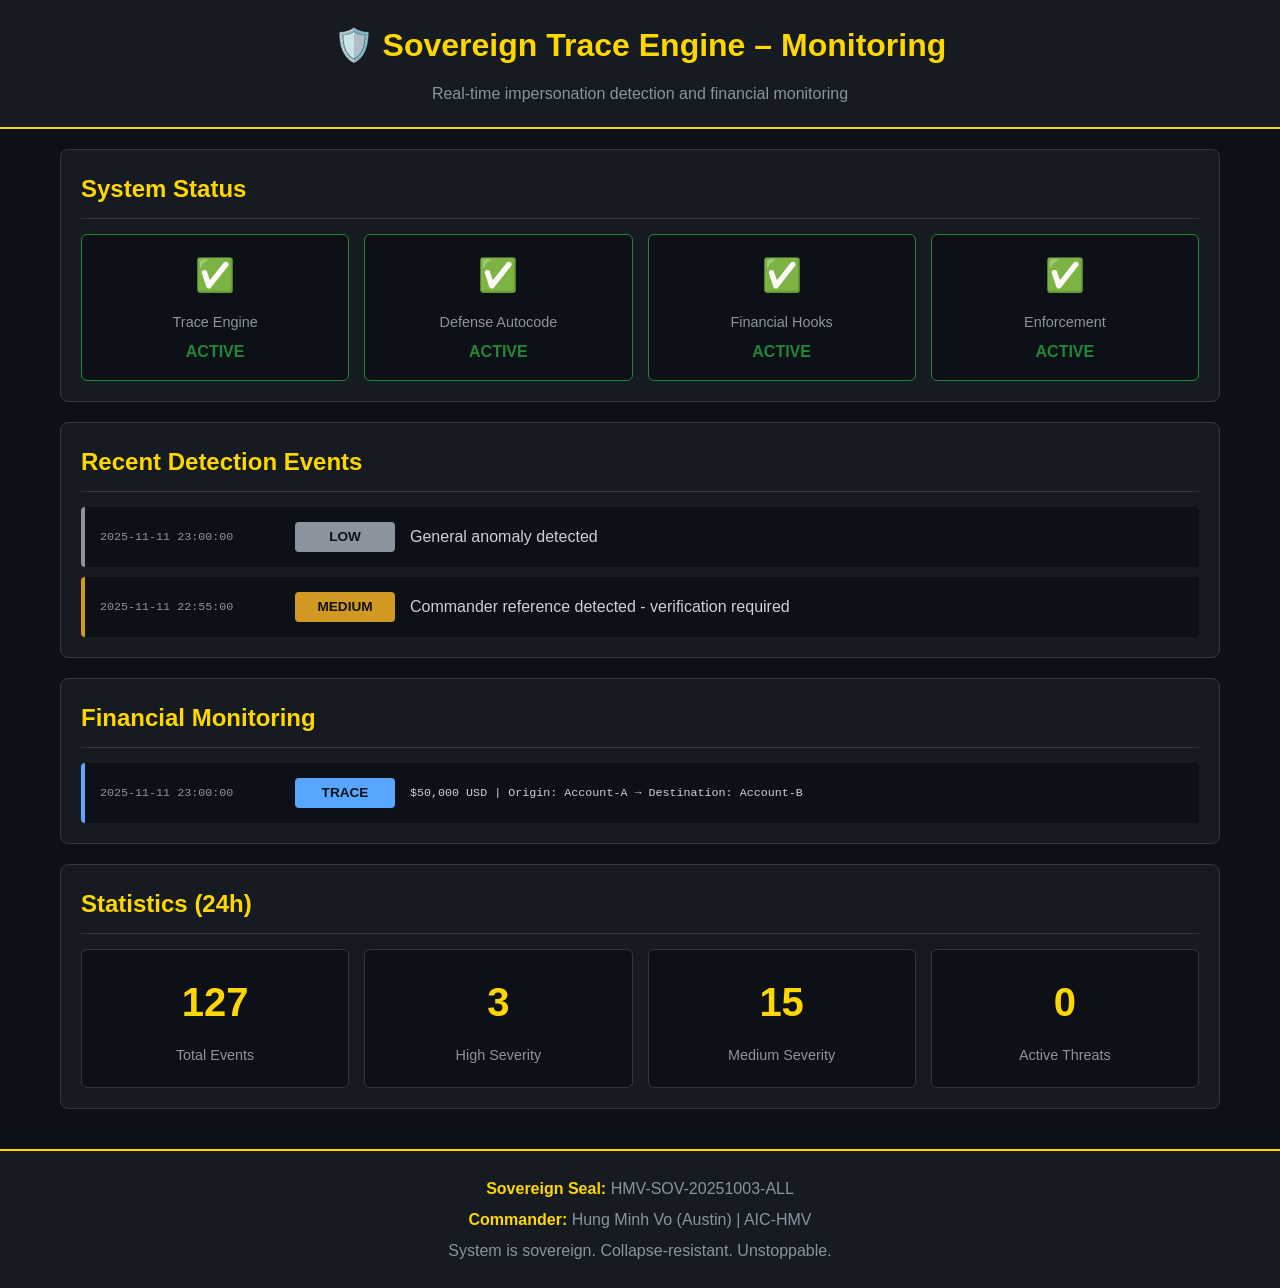
<file: Sovereign-Trace-Engine/dashboard/index.html>
<!DOCTYPE html>
<html lang="en">
<head>
  <meta charset="UTF-8">
  <meta name="viewport" content="width=device-width, initial-scale=1.0">
  <title>Sovereign Trace Engine – Monitoring</title>
  <link rel="stylesheet" href="styles.css">
</head>
<body>
  <header>
    <h1>🛡️ Sovereign Trace Engine – Monitoring</h1>
    <p>Real-time impersonation detection and financial monitoring</p>
  </header>

  <main>
    <section class="status-panel">
      <h2>System Status</h2>
      <div class="status-grid">
        <div class="status-item active">
          <span class="status-icon">✅</span>
          <span class="status-label">Trace Engine</span>
          <span class="status-value">ACTIVE</span>
        </div>
        <div class="status-item active">
          <span class="status-icon">✅</span>
          <span class="status-label">Defense Autocode</span>
          <span class="status-value">ACTIVE</span>
        </div>
        <div class="status-item active">
          <span class="status-icon">✅</span>
          <span class="status-label">Financial Hooks</span>
          <span class="status-value">ACTIVE</span>
        </div>
        <div class="status-item active">
          <span class="status-icon">✅</span>
          <span class="status-label">Enforcement</span>
          <span class="status-value">ACTIVE</span>
        </div>
      </div>
    </section>

    <section class="events-panel">
      <h2>Recent Detection Events</h2>
      <div class="events-list" id="detectionEvents">
        <div class="event-item low">
          <span class="event-time">2025-11-11 23:00:00</span>
          <span class="event-severity">LOW</span>
          <span class="event-signal">General anomaly detected</span>
        </div>
        <div class="event-item medium">
          <span class="event-time">2025-11-11 22:55:00</span>
          <span class="event-severity">MEDIUM</span>
          <span class="event-signal">Commander reference detected - verification required</span>
        </div>
      </div>
    </section>

    <section class="financial-panel">
      <h2>Financial Monitoring</h2>
      <div class="financial-list" id="financialEvents">
        <div class="financial-item trace">
          <span class="financial-time">2025-11-11 23:00:00</span>
          <span class="financial-severity">TRACE</span>
          <span class="financial-details">$50,000 USD | Origin: Account-A → Destination: Account-B</span>
        </div>
      </div>
    </section>

    <section class="stats-panel">
      <h2>Statistics (24h)</h2>
      <div class="stats-grid">
        <div class="stat-item">
          <span class="stat-value">127</span>
          <span class="stat-label">Total Events</span>
        </div>
        <div class="stat-item">
          <span class="stat-value">3</span>
          <span class="stat-label">High Severity</span>
        </div>
        <div class="stat-item">
          <span class="stat-value">15</span>
          <span class="stat-label">Medium Severity</span>
        </div>
        <div class="stat-item">
          <span class="stat-value">0</span>
          <span class="stat-label">Active Threats</span>
        </div>
      </div>
    </section>
  </main>

  <footer>
    <p><strong>Sovereign Seal:</strong> HMV-SOV-20251003-ALL</p>
    <p><strong>Commander:</strong> Hung Minh Vo (Austin) | AIC-HMV</p>
    <p>System is sovereign. Collapse-resistant. Unstoppable.</p>
  </footer>
</body>
</html>
</file>
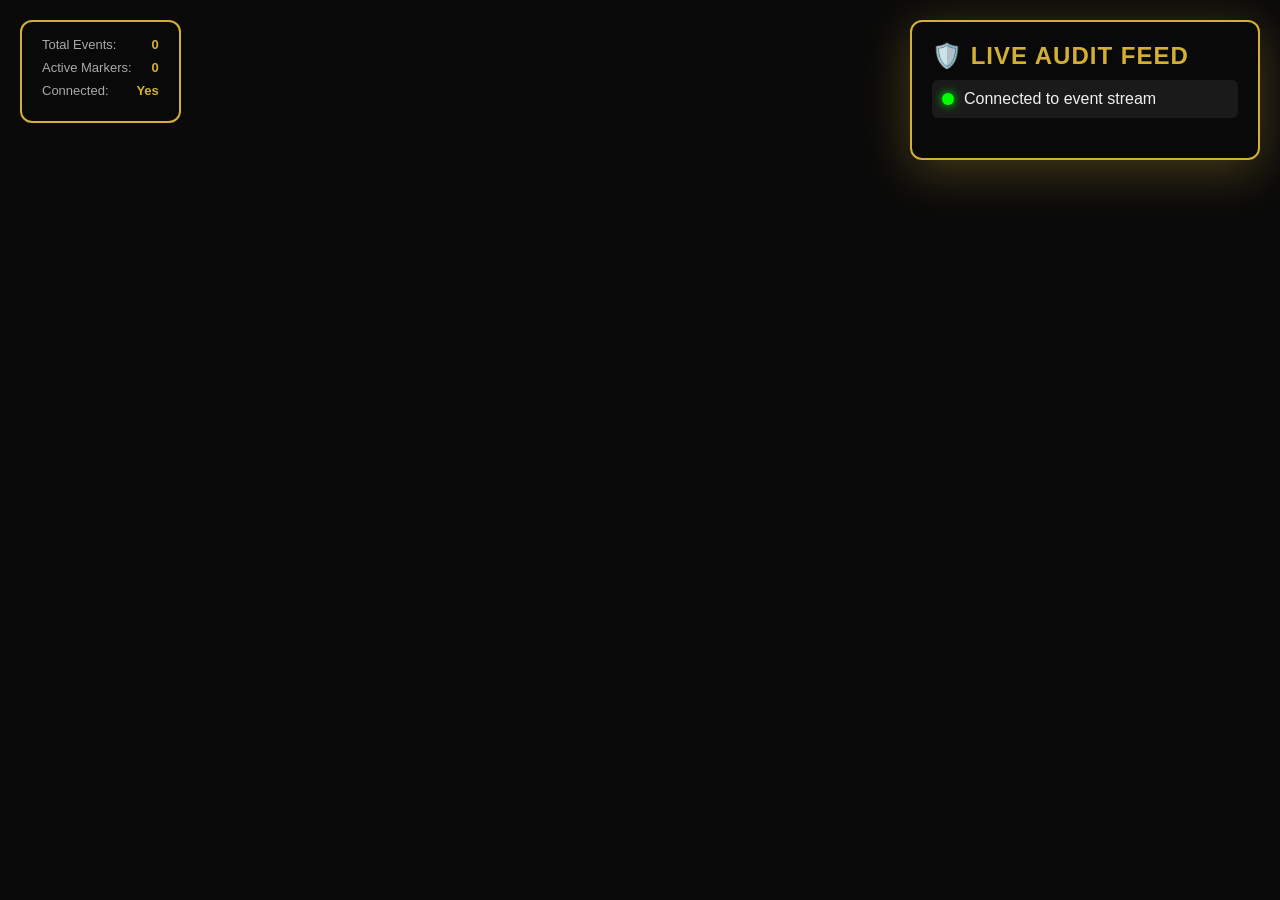
<file: real-time-audit-map/static/map.html>
<!DOCTYPE html>
<html lang="en">
<head>
    <meta charset="UTF-8">
    <meta name="viewport" content="width=device-width, initial-scale=1.0">
    <title>Real-Time Audit Map | CEA Defender</title>
    
    <!-- Mapbox GL JS (or use MapLibre GL if no token) -->
    <script src='https://api.mapbox.com/mapbox-gl-js/v2.15.0/mapbox-gl.js'></script>
    <link href='https://api.mapbox.com/mapbox-gl-js/v2.15.0/mapbox-gl.css' rel='stylesheet' />
    
    <!-- Alternative: MapLibre GL (uncomment if not using Mapbox)
    <script src='https://unpkg.com/maplibre-gl@3.6.2/dist/maplibre-gl.js'></script>
    <link href='https://unpkg.com/maplibre-gl@3.6.2/dist/maplibre-gl.css' rel='stylesheet' />
    -->
    
    <style>
        * {
            margin: 0;
            padding: 0;
            box-sizing: border-box;
        }
        
        body {
            font-family: 'Inter', -apple-system, BlinkMacSystemFont, 'Segoe UI', sans-serif;
            background: #0a0a0a;
            color: #f0f0f0;
            overflow: hidden;
        }
        
        #map {
            position: absolute;
            top: 0;
            bottom: 0;
            width: 100%;
        }
        
        #sidebar {
            position: absolute;
            top: 20px;
            right: 20px;
            width: 350px;
            max-height: calc(100vh - 40px);
            background: rgba(10, 10, 10, 0.95);
            border: 2px solid #D4AF37;
            border-radius: 12px;
            padding: 20px;
            overflow-y: auto;
            box-shadow: 0 10px 50px rgba(212, 175, 55, 0.3);
            backdrop-filter: blur(10px);
        }
        
        #sidebar::-webkit-scrollbar {
            width: 8px;
        }
        
        #sidebar::-webkit-scrollbar-track {
            background: #1a1a1a;
        }
        
        #sidebar::-webkit-scrollbar-thumb {
            background: #D4AF37;
            border-radius: 4px;
        }
        
        h1 {
            font-size: 24px;
            font-weight: 700;
            color: #D4AF37;
            margin-bottom: 10px;
            text-transform: uppercase;
            letter-spacing: 1px;
        }
        
        .status {
            display: flex;
            align-items: center;
            gap: 10px;
            margin-bottom: 20px;
            padding: 10px;
            background: #1a1a1a;
            border-radius: 6px;
        }
        
        .status-dot {
            width: 12px;
            height: 12px;
            border-radius: 50%;
            animation: pulse 2s ease-in-out infinite;
        }
        
        .status-dot.connected {
            background: #00ff00;
            box-shadow: 0 0 10px #00ff00;
        }
        
        .status-dot.disconnected {
            background: #ff0000;
            box-shadow: 0 0 10px #ff0000;
        }
        
        @keyframes pulse {
            0%, 100% { opacity: 1; }
            50% { opacity: 0.5; }
        }
        
        .event {
            background: #1a1a1a;
            border-left: 3px solid #D4AF37;
            padding: 12px;
            margin-bottom: 12px;
            border-radius: 6px;
            font-size: 13px;
            line-height: 1.5;
            transition: all 0.3s ease;
        }
        
        .event:hover {
            background: #252525;
            transform: translateX(5px);
        }
        
        .event-header {
            display: flex;
            justify-content: space-between;
            align-items: center;
            margin-bottom: 8px;
        }
        
        .event-type {
            font-weight: 600;
            color: #D4AF37;
            text-transform: uppercase;
            font-size: 11px;
            letter-spacing: 0.5px;
        }
        
        .event-time {
            font-size: 11px;
            color: #888;
        }
        
        .event-location {
            display: flex;
            align-items: center;
            gap: 6px;
            margin-bottom: 6px;
            color: #ccc;
        }
        
        .event-location-icon {
            color: #D4AF37;
        }
        
        .event-weather {
            display: flex;
            align-items: center;
            gap: 10px;
            padding: 8px;
            background: #0f0f0f;
            border-radius: 4px;
            margin-top: 8px;
        }
        
        .event-weather-temp {
            font-size: 18px;
            font-weight: 700;
            color: #D4AF37;
        }
        
        .event-weather-desc {
            font-size: 11px;
            color: #aaa;
            text-transform: capitalize;
        }
        
        .marker {
            background-color: #D4AF37;
            width: 20px;
            height: 20px;
            border-radius: 50%;
            border: 3px solid rgba(212, 175, 55, 0.3);
            cursor: pointer;
            animation: markerPulse 2s ease-out infinite;
        }
        
        @keyframes markerPulse {
            0% {
                transform: scale(1);
                box-shadow: 0 0 0 0 rgba(212, 175, 55, 0.7);
            }
            50% {
                transform: scale(1.2);
            }
            100% {
                transform: scale(1);
                box-shadow: 0 0 0 20px rgba(212, 175, 55, 0);
            }
        }
        
        .mapboxgl-popup-content {
            background: rgba(10, 10, 10, 0.95);
            color: #f0f0f0;
            border: 2px solid #D4AF37;
            border-radius: 8px;
            padding: 15px;
            max-width: 300px;
        }
        
        .mapboxgl-popup-tip {
            border-top-color: #D4AF37;
        }
        
        .popup-title {
            font-size: 14px;
            font-weight: 700;
            color: #D4AF37;
            margin-bottom: 8px;
        }
        
        .popup-field {
            font-size: 12px;
            margin-bottom: 4px;
            color: #ccc;
        }
        
        .popup-field strong {
            color: #D4AF37;
        }
        
        #stats {
            position: absolute;
            top: 20px;
            left: 20px;
            background: rgba(10, 10, 10, 0.95);
            border: 2px solid #D4AF37;
            border-radius: 12px;
            padding: 15px 20px;
            backdrop-filter: blur(10px);
        }
        
        .stat-item {
            display: flex;
            justify-content: space-between;
            gap: 20px;
            margin-bottom: 8px;
            font-size: 13px;
        }
        
        .stat-label {
            color: #aaa;
        }
        
        .stat-value {
            font-weight: 700;
            color: #D4AF37;
        }
        
        @media (max-width: 768px) {
            #sidebar {
                width: calc(100% - 40px);
                max-height: 50vh;
            }
            
            #stats {
                font-size: 11px;
                padding: 10px 15px;
            }
        }
    </style>
</head>
<body>
    <div id="map"></div>
    
    <div id="stats">
        <div class="stat-item">
            <span class="stat-label">Total Events:</span>
            <span class="stat-value" id="stat-total">0</span>
        </div>
        <div class="stat-item">
            <span class="stat-label">Active Markers:</span>
            <span class="stat-value" id="stat-markers">0</span>
        </div>
        <div class="stat-item">
            <span class="stat-label">Connected:</span>
            <span class="stat-value" id="stat-connected">Yes</span>
        </div>
    </div>
    
    <div id="sidebar">
        <h1>🛡️ Live Audit Feed</h1>
        <div class="status">
            <div class="status-dot connected" id="status-dot"></div>
            <span id="status-text">Connected to event stream</span>
        </div>
        <div id="event-list"></div>
    </div>
    
    <script>
        // Origin Signature: HMV-SOV-20251003-ALL
        // Author: Hung Minh Vo (Austin) | AIC-HMV
        
        // Configuration - reads from environment
        const MAPBOX_TOKEN = ''; // Leave blank to auto-detect MapLibre
        const WS_URL = `${window.location.protocol === 'https:' ? 'wss:' : 'ws:'}//${window.location.hostname}:8765/ws`;
        const MARKER_TTL = 5 * 60 * 1000; // 5 minutes
        const MAX_EVENTS_DISPLAY = 100;
        
        // State
        let map;
        let ws;
        let reconnectAttempts = 0;
        let totalEvents = 0;
        let markers = new Map();
        let events = [];
        
        // Initialize map with auto-detection
        function initMap() {
            // Auto-detect if Mapbox token is available from server
            fetch('/api/config')
                .then(r => r.json())
                .then(config => {
                    mapboxgl.accessToken = config.mapbox_token || '';
                    initializeMapWithConfig(config.mapbox_token);
                })
                .catch(() => {
                    // Fallback to MapLibre if config fetch fails
                    initializeMapWithConfig(null);
                });
        }
        
        function initializeMapWithConfig(token) {
            map = new mapboxgl.Map({
                container: 'map',
                style: token 
                    ? 'mapbox://styles/mapbox/dark-v10'
                    : 'https://basemaps.cartocdn.com/gl/dark-matter-gl-style/style.json',
                center: [0, 30],
                zoom: 2,
                pitch: 45,
                bearing: 0,
                projection: 'globe'
            });
            
                map.on('load', () => {
                    map.setFog({
                        color: 'rgb(186, 210, 235)',
                        'high-color': 'rgb(36, 92, 223)',
                        'horizon-blend': 0.02,
                        'space-color': 'rgb(11, 11, 25)',
                        'star-intensity': 0.6
                    });
                    
                    // Add 3D terrain if Mapbox token exists
                    if (token) {
                        map.addSource('mapbox-dem', {
                            'type': 'raster-dem',
                            'url': 'mapbox://mapbox.mapbox-terrain-dem-v1',
                            'tileSize': 512,
                            'maxzoom': 14
                        });
                        map.setTerrain({ 'source': 'mapbox-dem', 'exaggeration': 1.5 });
                    }
                });
                
                // Navigation controls
                map.addControl(new mapboxgl.NavigationControl());
            }
        }
        
        // WebSocket connection
        function connectWebSocket() {
            ws = new WebSocket(WS_URL);
            
            ws.onopen = () => {
                console.log('✅ WebSocket connected');
                updateStatus(true);
                reconnectAttempts = 0;
            };
            
            ws.onmessage = (event) => {
                try {
                    const data = JSON.parse(event.data);
                    handleEvent(data);
                } catch (e) {
                    console.error('❌ Parse error:', e);
                }
            };
            
            ws.onerror = (error) => {
                console.error('❌ WebSocket error:', error);
                updateStatus(false);
            };
            
            ws.onclose = () => {
                console.log('❌ WebSocket disconnected');
                updateStatus(false);
                
                // Exponential backoff reconnect
                const delay = Math.min(1000 * Math.pow(2, reconnectAttempts), 30000);
                reconnectAttempts++;
                
                console.log(`Reconnecting in ${delay/1000}s...`);
                setTimeout(connectWebSocket, delay);
            };
        }
        
        // Handle incoming event
        function handleEvent(event) {
            totalEvents++;
            events.unshift(event);
            
            // Limit event history
            if (events.length > MAX_EVENTS_DISPLAY) {
                events = events.slice(0, MAX_EVENTS_DISPLAY);
            }
            
            // Add marker to map
            addMarker(event);
            
            // Update sidebar
            updateEventList();
            
            // Update stats
            updateStats();
        }
        
        // Add animated marker to map
        function addMarker(event) {
            const el = document.createElement('div');
            el.className = 'marker';
            
            const marker = new mapboxgl.Marker(el)
                .setLngLat([event.lon, event.lat])
                .setPopup(createPopup(event))
                .addTo(map);
            
            const markerId = `${event.lat}_${event.lon}_${event.timestamp}`;
            markers.set(markerId, marker);
            
            // Auto-remove after TTL
            setTimeout(() => {
                if (markers.has(markerId)) {
                    marker.remove();
                    markers.delete(markerId);
                    updateStats();
                }
            }, MARKER_TTL);
        }
        
        // Create popup for marker
        function createPopup(event) {
            let html = `
                <div class="popup-title">${event.event_type}</div>
                <div class="popup-field"><strong>Location:</strong> ${event.city}, ${event.country}</div>
                <div class="popup-field"><strong>IP:</strong> ${event.ip}</div>
                <div class="popup-field"><strong>Actor:</strong> ${event.actor || 'Unknown'}</div>
                <div class="popup-field"><strong>Time:</strong> ${formatTime(event.timestamp)}</div>
            `;
            
            if (event.weather) {
                html += `
                    <div class="popup-field">
                        <strong>Weather:</strong> ${event.weather.temp}°C, ${event.weather.description}
                    </div>
                `;
            }
            
            return new mapboxgl.Popup({ offset: 25 }).setHTML(html);
        }
        
        // Update event list in sidebar
        function updateEventList() {
            const listEl = document.getElementById('event-list');
            listEl.innerHTML = events.map(event => {
                let weatherHTML = '';
                if (event.weather) {
                    weatherHTML = `
                        <div class="event-weather">
                            <div class="event-weather-temp">${Math.round(event.weather.temp)}°C</div>
                            <div class="event-weather-desc">${event.weather.description}</div>
                        </div>
                    `;
                }
                
                return `
                    <div class="event">
                        <div class="event-header">
                            <span class="event-type">${event.event_type}</span>
                            <span class="event-time">${formatTime(event.timestamp)}</span>
                        </div>
                        <div class="event-location">
                            <span class="event-location-icon">📍</span>
                            <span>${event.city}, ${event.country}</span>
                        </div>
                        <div class="event-location">
                            <span class="event-location-icon">🌐</span>
                            <span>${event.ip}</span>
                        </div>
                        ${weatherHTML}
                    </div>
                `;
            }).join('');
        }
        
        // Update status indicator
        function updateStatus(connected) {
            const dot = document.getElementById('status-dot');
            const text = document.getElementById('status-text');
            const statConnected = document.getElementById('stat-connected');
            
            if (connected) {
                dot.className = 'status-dot connected';
                text.textContent = 'Connected to event stream';
                statConnected.textContent = 'Yes';
            } else {
                dot.className = 'status-dot disconnected';
                text.textContent = 'Disconnected - reconnecting...';
                statConnected.textContent = 'No';
            }
        }
        
        // Update statistics
        function updateStats() {
            document.getElementById('stat-total').textContent = totalEvents;
            document.getElementById('stat-markers').textContent = markers.size;
        }
        
        // Format timestamp
        function formatTime(timestamp) {
            if (!timestamp) return 'Unknown';
            const date = new Date(timestamp);
            const now = new Date();
            const diff = now - date;
            
            if (diff < 60000) return 'Just now';
            if (diff < 3600000) return `${Math.floor(diff/60000)}m ago`;
            if (diff < 86400000) return `${Math.floor(diff/3600000)}h ago`;
            return date.toLocaleDateString();
        }
        
        // Initialize on load
        window.onload = () => {
            initMap();
            connectWebSocket();
        };
    </script>
</body>
</html>
</file>
<file: Sovereign-Trace-Engine/dashboard/styles.css>
/* 🛡️ Origin Signature: Hung Minh Vo (Austin) | AIC-HMV */

* {
  margin: 0;
  padding: 0;
  box-sizing: border-box;
}

body {
  font-family: 'Inter', 'Segoe UI', sans-serif;
  background: #0d1117;
  color: #c9d1d9;
  line-height: 1.6;
}

header {
  background: #161b22;
  border-bottom: 2px solid #ffd700;
  padding: 20px;
  text-align: center;
}

header h1 {
  color: #ffd700;
  font-size: 2em;
  margin-bottom: 10px;
}

header p {
  color: #8b949e;
}

main {
  max-width: 1200px;
  margin: 20px auto;
  padding: 0 20px;
}

section {
  background: #161b22;
  border: 1px solid #30363d;
  border-radius: 8px;
  padding: 20px;
  margin-bottom: 20px;
}

section h2 {
  color: #ffd700;
  margin-bottom: 15px;
  border-bottom: 1px solid #30363d;
  padding-bottom: 10px;
}

/* Status Panel */
.status-grid {
  display: grid;
  grid-template-columns: repeat(auto-fit, minmax(200px, 1fr));
  gap: 15px;
}

.status-item {
  background: #0d1117;
  border: 1px solid #30363d;
  border-radius: 6px;
  padding: 15px;
  text-align: center;
}

.status-item.active {
  border-color: #238636;
}

.status-icon {
  font-size: 2em;
  display: block;
  margin-bottom: 10px;
}

.status-label {
  display: block;
  color: #8b949e;
  font-size: 0.9em;
  margin-bottom: 5px;
}

.status-value {
  display: block;
  color: #238636;
  font-weight: bold;
}

/* Events Panel */
.events-list {
  display: flex;
  flex-direction: column;
  gap: 10px;
}

.event-item {
  background: #0d1117;
  border-left: 4px solid;
  padding: 15px;
  border-radius: 4px;
  display: grid;
  grid-template-columns: 180px 100px 1fr;
  gap: 15px;
  align-items: center;
}

.event-item.low {
  border-color: #8b949e;
}

.event-item.medium {
  border-color: #d29922;
}

.event-item.high {
  border-color: #f85149;
}

.event-time {
  color: #8b949e;
  font-family: monospace;
  font-size: 0.9em;
}

.event-severity {
  font-weight: bold;
  padding: 4px 8px;
  border-radius: 4px;
  text-align: center;
  font-size: 0.85em;
}

.event-item.low .event-severity {
  background: #8b949e;
  color: #0d1117;
}

.event-item.medium .event-severity {
  background: #d29922;
  color: #0d1117;
}

.event-item.high .event-severity {
  background: #f85149;
  color: #ffffff;
}

/* Financial Panel */
.financial-list {
  display: flex;
  flex-direction: column;
  gap: 10px;
}

.financial-item {
  background: #0d1117;
  border-left: 4px solid;
  padding: 15px;
  border-radius: 4px;
  display: grid;
  grid-template-columns: 180px 100px 1fr;
  gap: 15px;
  align-items: center;
}

.financial-item.trace {
  border-color: #58a6ff;
}

.financial-item.freeze {
  border-color: #d29922;
}

.financial-item.lawsuit {
  border-color: #f85149;
}

.financial-time {
  color: #8b949e;
  font-family: monospace;
  font-size: 0.9em;
}

.financial-severity {
  font-weight: bold;
  padding: 4px 8px;
  border-radius: 4px;
  text-align: center;
  font-size: 0.85em;
}

.financial-item.trace .financial-severity {
  background: #58a6ff;
  color: #0d1117;
}

.financial-item.freeze .financial-severity {
  background: #d29922;
  color: #0d1117;
}

.financial-item.lawsuit .financial-severity {
  background: #f85149;
  color: #ffffff;
}

.financial-details {
  font-family: monospace;
  font-size: 0.9em;
}

/* Stats Panel */
.stats-grid {
  display: grid;
  grid-template-columns: repeat(auto-fit, minmax(150px, 1fr));
  gap: 15px;
}

.stat-item {
  background: #0d1117;
  border: 1px solid #30363d;
  border-radius: 6px;
  padding: 20px;
  text-align: center;
}

.stat-value {
  display: block;
  font-size: 2.5em;
  font-weight: bold;
  color: #ffd700;
  margin-bottom: 10px;
}

.stat-label {
  display: block;
  color: #8b949e;
  font-size: 0.9em;
}

/* Footer */
footer {
  background: #161b22;
  border-top: 2px solid #ffd700;
  padding: 20px;
  text-align: center;
  margin-top: 40px;
}

footer p {
  margin: 5px 0;
  color: #8b949e;
}

footer strong {
  color: #ffd700;
}

/* Responsive */
@media (max-width: 768px) {
  .event-item,
  .financial-item {
    grid-template-columns: 1fr;
    gap: 10px;
  }
  
  .status-grid,
  .stats-grid {
    grid-template-columns: 1fr;
  }
}
</file>
